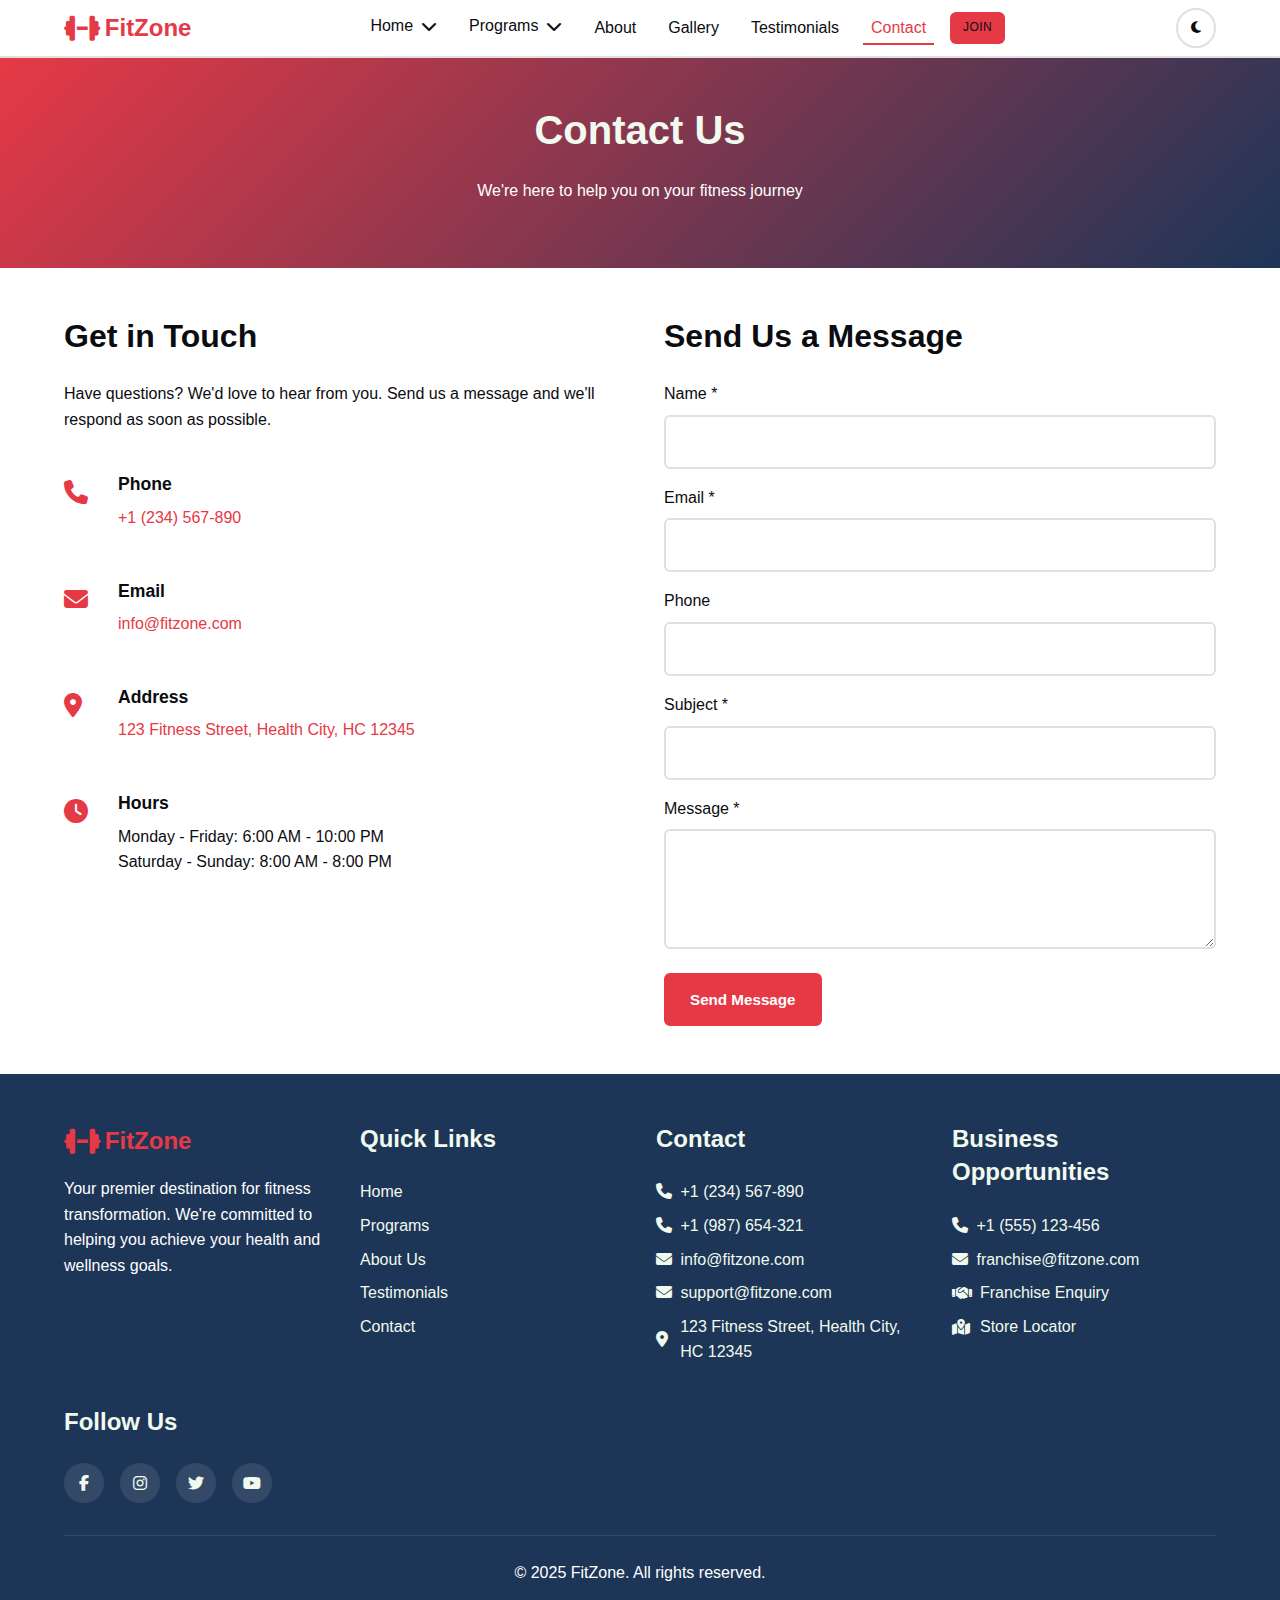
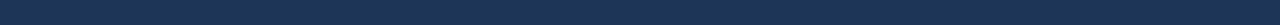
<file: contact.html>
<!DOCTYPE html>
<html lang="en">
<head>
    <meta charset="UTF-8">
    <meta name="viewport" content="width=device-width, initial-scale=1.0">
    <title>Contact Us - FitZone</title>
    <link rel="icon" type="image/svg+xml" href="favicon.svg">
    <link rel="icon" type="image/x-icon" href="favicon.ico">
    <link rel="stylesheet" href="css/style.css">
    <link rel="stylesheet" href="https://cdnjs.cloudflare.com/ajax/libs/font-awesome/6.4.0/css/all.min.css">
</head>
<body>
    <!-- Header -->
    <header class="main-header">
        <div class="container">
            <div class="header-content">
                <a href="index.html" class="logo">
                    <i class="fas fa-dumbbell"></i>
                    <span>FitZone</span>
                </a>
                <nav class="main-nav">
                    <ul class="nav-menu">
                        <li class="dropdown">
                            <a href="index.html">Home <i class="fas fa-chevron-down"></i></a>
                            <ul class="dropdown-menu">
                                <li><a href="index.html">Home</a></li>
                                <li><a href="index2.html">Home 2</a></li>
                            </ul>
                        </li>
                        <li class="dropdown">
                            <a href="programs.html">Programs <i class="fas fa-chevron-down"></i></a>
                            <ul class="dropdown-menu">
                                <li><a href="muscle-gain.html">Muscle Gain</a></li>
                                <li><a href="weight-loss.html">Weight Loss</a></li>
                                <li><a href="wellness.html">Wellness</a></li>
                            </ul>
                        </li>
                        <li><a href="about.html">About</a></li>
                        <li><a href="gallery.html">Gallery</a></li>
                        <li><a href="testimonials.html">Testimonials</a></li>
                        <li><a href="contact.html" class="active">Contact</a></li>
                        <li class="nav-join-btn"><a href="register.html" class="btn btn-primary join-btn">Join</a></li>
                    </ul>
                </nav>
                <div class="header-actions">
                    <button class="theme-toggle" id="themeToggle" aria-label="Toggle theme">
                        <i class="fas fa-moon"></i>
                    </button>
                </div>
                <button class="mobile-menu-toggle" id="mobileMenuToggle">
                    <i class="fas fa-bars"></i>
                </button>
            </div>
        </div>
    </header>

    <!-- Page Header -->
    <section class="page-header">
        <div class="container">
            <h1>Contact Us</h1>
            <p style="color: #FFFFFF;">We're here to help you on your fitness journey</p>
        </div>
    </section>

    <!-- Contact Content -->
    <section class="content-section">
        <div class="container">
            <div class="contact-wrapper">
                <div class="contact-info-section">
                    <h2>Get in Touch</h2>
                    <p>Have questions? We'd love to hear from you. Send us a message and we'll respond as soon as possible.</p>
                    
                    <div class="contact-details">
                        <div class="contact-item">
                            <i class="fas fa-phone"></i>
                            <div>
                                <h3>Phone</h3>
                                <a href="tel:+1234567890">+1 (234) 567-890</a>
                            </div>
                        </div>
                        <div class="contact-item">
                            <i class="fas fa-envelope"></i>
                            <div>
                                <h3>Email</h3>
                                <a href="mailto:info@fitzone.com">info@fitzone.com</a>
                            </div>
                        </div>
                        <div class="contact-item">
                            <i class="fas fa-map-marker-alt"></i>
                            <div>
                                <h3>Address</h3>
                                <a href="https://maps.google.com" target="_blank" rel="noopener noreferrer">123 Fitness Street, Health City, HC 12345</a>
                            </div>
                        </div>
                        <div class="contact-item">
                            <i class="fas fa-clock"></i>
                            <div>
                                <h3>Hours</h3>
                                <p>Monday - Friday: 6:00 AM - 10:00 PM<br>Saturday - Sunday: 8:00 AM - 8:00 PM</p>
                            </div>
                        </div>
                    </div>
                </div>
                
                <div class="contact-form-section">
                    <h2>Send Us a Message</h2>
                    <form id="contactForm" method="POST" action="#">
                        <div class="form-group">
                            <label for="name">Name *</label>
                            <input type="text" id="name" name="name" required>
                        </div>
                        <div class="form-group">
                            <label for="email">Email *</label>
                            <input type="email" id="email" name="email" required>
                        </div>
                        <div class="form-group">
                            <label for="phone">Phone</label>
                            <input type="tel" id="phone" name="phone">
                        </div>
                        <div class="form-group">
                            <label for="subject">Subject *</label>
                            <input type="text" id="subject" name="subject" required>
                        </div>
                        <div class="form-group">
                            <label for="message">Message *</label>
                            <textarea id="message" name="message" required></textarea>
                        </div>
                        <button type="submit" class="btn btn-primary btn-large">Send Message</button>
                    </form>
                </div>
            </div>
        </div>
    </section>

    <!-- Footer -->
    <footer class="main-footer">
        <div class="container">
            <div class="footer-content">
                <div class="footer-section">
                    <a href="index.html" class="logo">
                        <i class="fas fa-dumbbell"></i>
                        <span>FitZone</span>
                    </a>
                    <p style="margin-top: 1rem; color: #FFFFFF;">Your premier destination for fitness transformation. We're committed to helping you achieve your health and wellness goals.</p>
                </div>
                <div class="footer-section">
                    <h3>Quick Links</h3>
                    <ul>
                        <li><a href="index.html">Home</a></li>
                        <li><a href="programs.html">Programs</a></li>
                        <li><a href="about.html">About Us</a></li>
                        <li><a href="testimonials.html">Testimonials</a></li>
                        <li><a href="contact.html">Contact</a></li>
                    </ul>
                </div>
                <div class="footer-section">
                    <h3>Contact</h3>
                    <ul class="contact-info">
                        <li><a href="tel:+1234567890"><i class="fas fa-phone"></i> +1 (234) 567-890</a></li>
                        <li><a href="tel:+1987654321"><i class="fas fa-phone"></i> +1 (987) 654-321</a></li>
                        <li><a href="mailto:info@fitzone.com"><i class="fas fa-envelope"></i> info@fitzone.com</a></li>
                        <li><a href="mailto:support@fitzone.com"><i class="fas fa-envelope"></i> support@fitzone.com</a></li>
                        <li><i class="fas fa-map-marker-alt"></i> 123 Fitness Street, Health City, HC 12345</li>
                    </ul>
                </div>
                <div class="footer-section">
                    <h3>Business Opportunities</h3>
                    <ul class="contact-info">
                        <li><a href="tel:+1555123456"><i class="fas fa-phone"></i> +1 (555) 123-456</a></li>
                        <li><a href="mailto:franchise@fitzone.com"><i class="fas fa-envelope"></i> franchise@fitzone.com</a></li>
                        <li><a href="contact.html#franchise" class="franchise-link"><i class="fas fa-handshake"></i> Franchise Enquiry</a></li>
                        <li><a href="contact.html#store" class="store-link"><i class="fas fa-map-marked-alt"></i> Store Locator</a></li>
                    </ul>
                </div>
                <div class="footer-section">
                    <h3>Follow Us</h3>
                    <div class="social-icons">
                        <a href="https://facebook.com" target="_blank" rel="noopener noreferrer" aria-label="Facebook">
                            <i class="fab fa-facebook-f"></i>
                        </a>
                        <a href="https://instagram.com" target="_blank" rel="noopener noreferrer" aria-label="Instagram">
                            <i class="fab fa-instagram"></i>
                        </a>
                        <a href="https://twitter.com" target="_blank" rel="noopener noreferrer" aria-label="Twitter">
                            <i class="fab fa-twitter"></i>
                        </a>
                        <a href="https://youtube.com" target="_blank" rel="noopener noreferrer" aria-label="YouTube">
                            <i class="fab fa-youtube"></i>
                        </a>
                    </div>
                </div>
            </div>
            <div class="footer-bottom">
                <p style="color: #FFFFFF;">&copy; 2025 FitZone. All rights reserved.</p>
            </div>
        </div>
    </footer>

    <script src="https://code.jquery.com/jquery-3.7.1.min.js"></script>
    <script src="js/main.js"></script>
</body>
</html>
</file>
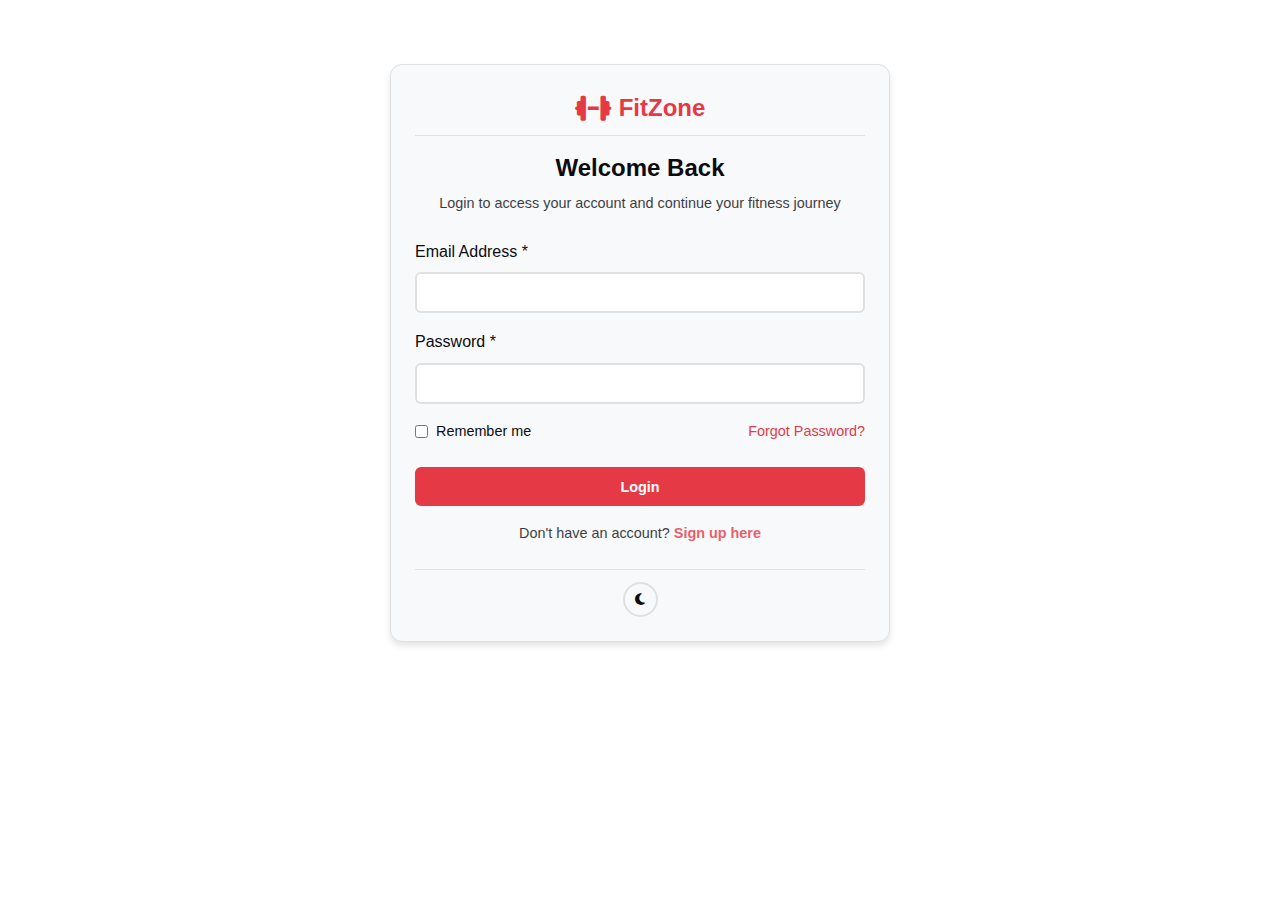
<file: login.html>
<!DOCTYPE html>
<html lang="en">
<head>
    <meta charset="UTF-8">
    <meta name="viewport" content="width=device-width, initial-scale=1.0">
    <title>Login - FitZone</title>
    <link rel="icon" type="image/svg+xml" href="favicon.svg">
    <link rel="icon" type="image/x-icon" href="favicon.ico">
    <link rel="stylesheet" href="css/style.css">
    <link rel="stylesheet" href="https://cdnjs.cloudflare.com/ajax/libs/font-awesome/6.4.0/css/all.min.css">
</head>
<body>
    <!-- Login Section -->
    <section class="content-section">
        <div class="container">
            <div class="auth-container">
                <div class="auth-card">
                    <div class="auth-card-header">
                        <a href="index.html" class="auth-logo">
                            <i class="fas fa-dumbbell"></i>
                            <span>FitZone</span>
                        </a>
                    </div>
                    <h2>Welcome Back</h2>
                    <p>Login to access your account and continue your fitness journey</p>
                    
                    <form id="loginForm" method="POST" action="#">
                        <div class="form-group">
                            <label for="loginEmail">Email Address *</label>
                            <input type="email" id="loginEmail" name="email" required>
                        </div>
                        <div class="form-group">
                            <label for="loginPassword">Password *</label>
                            <input type="password" id="loginPassword" name="password" required>
                        </div>
                        <div class="form-options">
                            <label class="checkbox-label">
                                <input type="checkbox" name="remember">
                                <span>Remember me</span>
                            </label>
                            <a href="#" class="forgot-password">Forgot Password?</a>
                        </div>
                        <button type="submit" class="btn btn-primary btn-large" style="width: 100%;">Login</button>
                    </form>
                    
                    <p class="auth-footer">
                        Don't have an account? <a href="register.html">Sign up here</a>
                    </p>
                    <div style="text-align: center; margin-top: 0.75rem; padding-top: 0.75rem; border-top: 1px solid var(--border-color);">
                        <button class="theme-toggle" id="themeToggle" aria-label="Toggle theme">
                            <i class="fas fa-moon"></i>
                        </button>
                    </div>
                </div>
            </div>
        </div>
    </section>

    <script src="https://code.jquery.com/jquery-3.7.1.min.js"></script>
    <script src="js/main.js"></script>
</body>
</html>
</file>
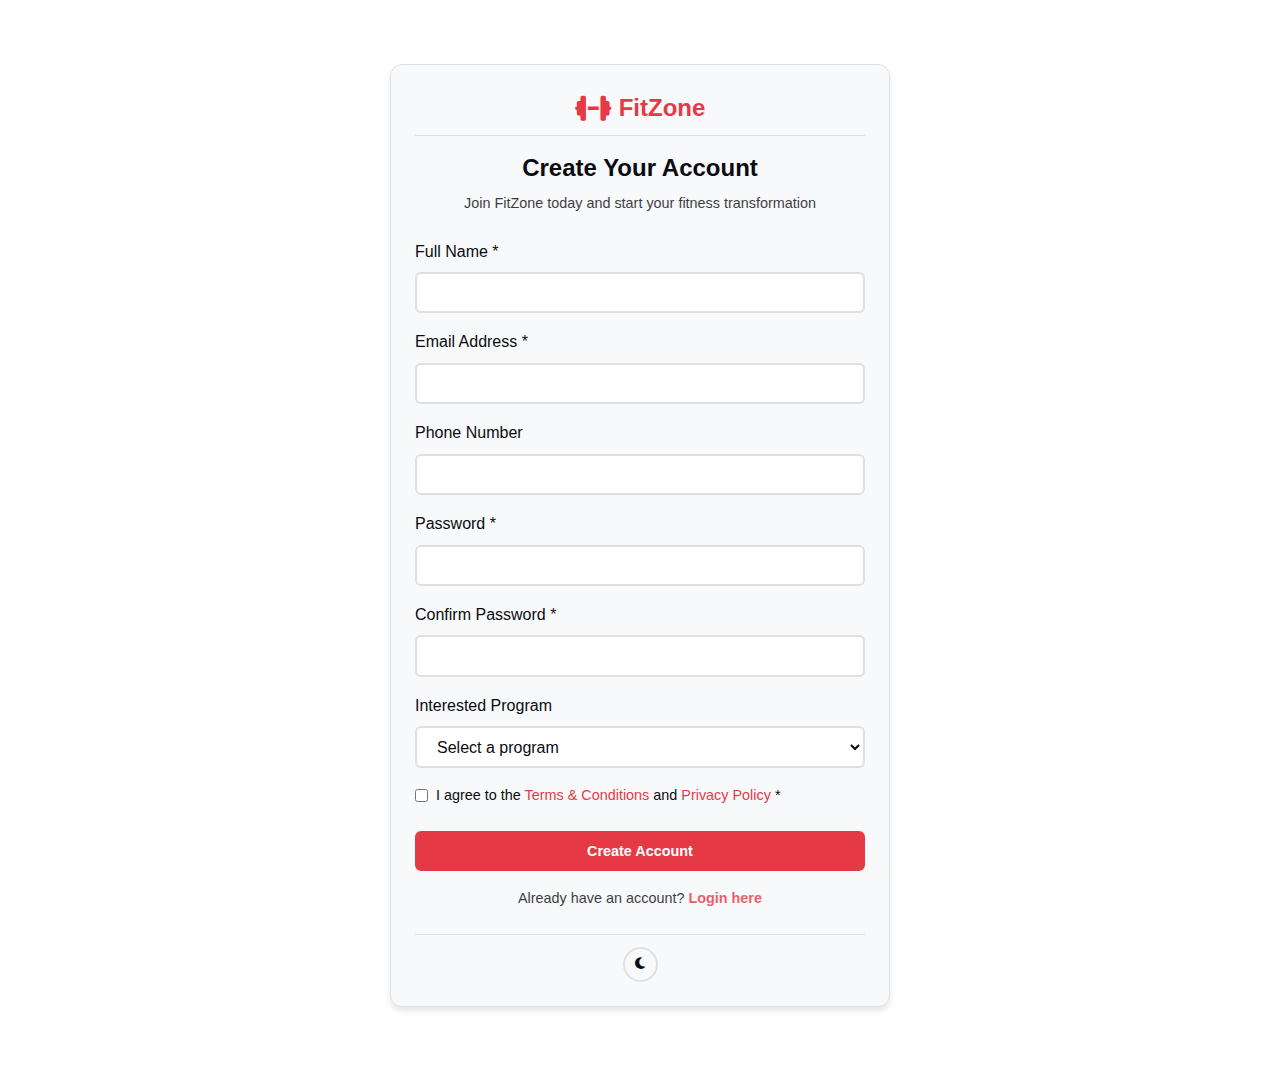
<file: register.html>
<!DOCTYPE html>
<html lang="en">
<head>
    <meta charset="UTF-8">
    <meta name="viewport" content="width=device-width, initial-scale=1.0">
    <title>Register - FitZone</title>
    <link rel="icon" type="image/svg+xml" href="favicon.svg">
    <link rel="icon" type="image/x-icon" href="favicon.ico">
    <link rel="stylesheet" href="css/style.css">
    <link rel="stylesheet" href="https://cdnjs.cloudflare.com/ajax/libs/font-awesome/6.4.0/css/all.min.css">
</head>
<body>
    <!-- Register Section -->
    <section class="content-section">
        <div class="container">
            <div class="auth-container">
                <div class="auth-card">
                    <div class="auth-card-header">
                        <a href="index.html" class="auth-logo">
                            <i class="fas fa-dumbbell"></i>
                            <span>FitZone</span>
                        </a>
                    </div>
                    <h2>Create Your Account</h2>
                    <p>Join FitZone today and start your fitness transformation</p>
                    
                    <form id="registerForm" method="POST" action="#">
                        <div class="form-group">
                            <label for="registerName">Full Name *</label>
                            <input type="text" id="registerName" name="name" required>
                        </div>
                        <div class="form-group">
                            <label for="registerEmail">Email Address *</label>
                            <input type="email" id="registerEmail" name="email" required>
                        </div>
                        <div class="form-group">
                            <label for="registerPhone">Phone Number</label>
                            <input type="tel" id="registerPhone" name="phone">
                        </div>
                        <div class="form-group">
                            <label for="registerPassword">Password *</label>
                            <input type="password" id="registerPassword" name="password" required>
                        </div>
                        <div class="form-group">
                            <label for="registerConfirmPassword">Confirm Password *</label>
                            <input type="password" id="registerConfirmPassword" name="confirmPassword" required>
                        </div>
                        <div class="form-group">
                            <label for="registerProgram">Interested Program</label>
                            <select id="registerProgram" name="program">
                                <option value="">Select a program</option>
                                <option value="muscle-gain">Muscle Gain</option>
                                <option value="weight-loss">Weight Loss</option>
                                <option value="wellness">Wellness</option>
                            </select>
                        </div>
                        <div class="form-options">
                            <label class="checkbox-label">
                                <input type="checkbox" name="terms" required>
                                <span>I agree to the <a href="#">Terms & Conditions</a> and <a href="#">Privacy Policy</a> *</span>
                            </label>
                        </div>
                        <button type="submit" class="btn btn-primary btn-large" style="width: 100%;">Create Account</button>
                    </form>
                    
                    <p class="auth-footer">
                        Already have an account? <a href="login.html">Login here</a>
                    </p>
                    <div style="text-align: center; margin-top: 0.75rem; padding-top: 0.75rem; border-top: 1px solid var(--border-color);">
                        <button class="theme-toggle" id="themeToggle" aria-label="Toggle theme">
                            <i class="fas fa-moon"></i>
                        </button>
                    </div>
                </div>
            </div>
        </div>
    </section>

    <script src="https://code.jquery.com/jquery-3.7.1.min.js"></script>
    <script src="js/main.js"></script>
</body>
</html>
</file>
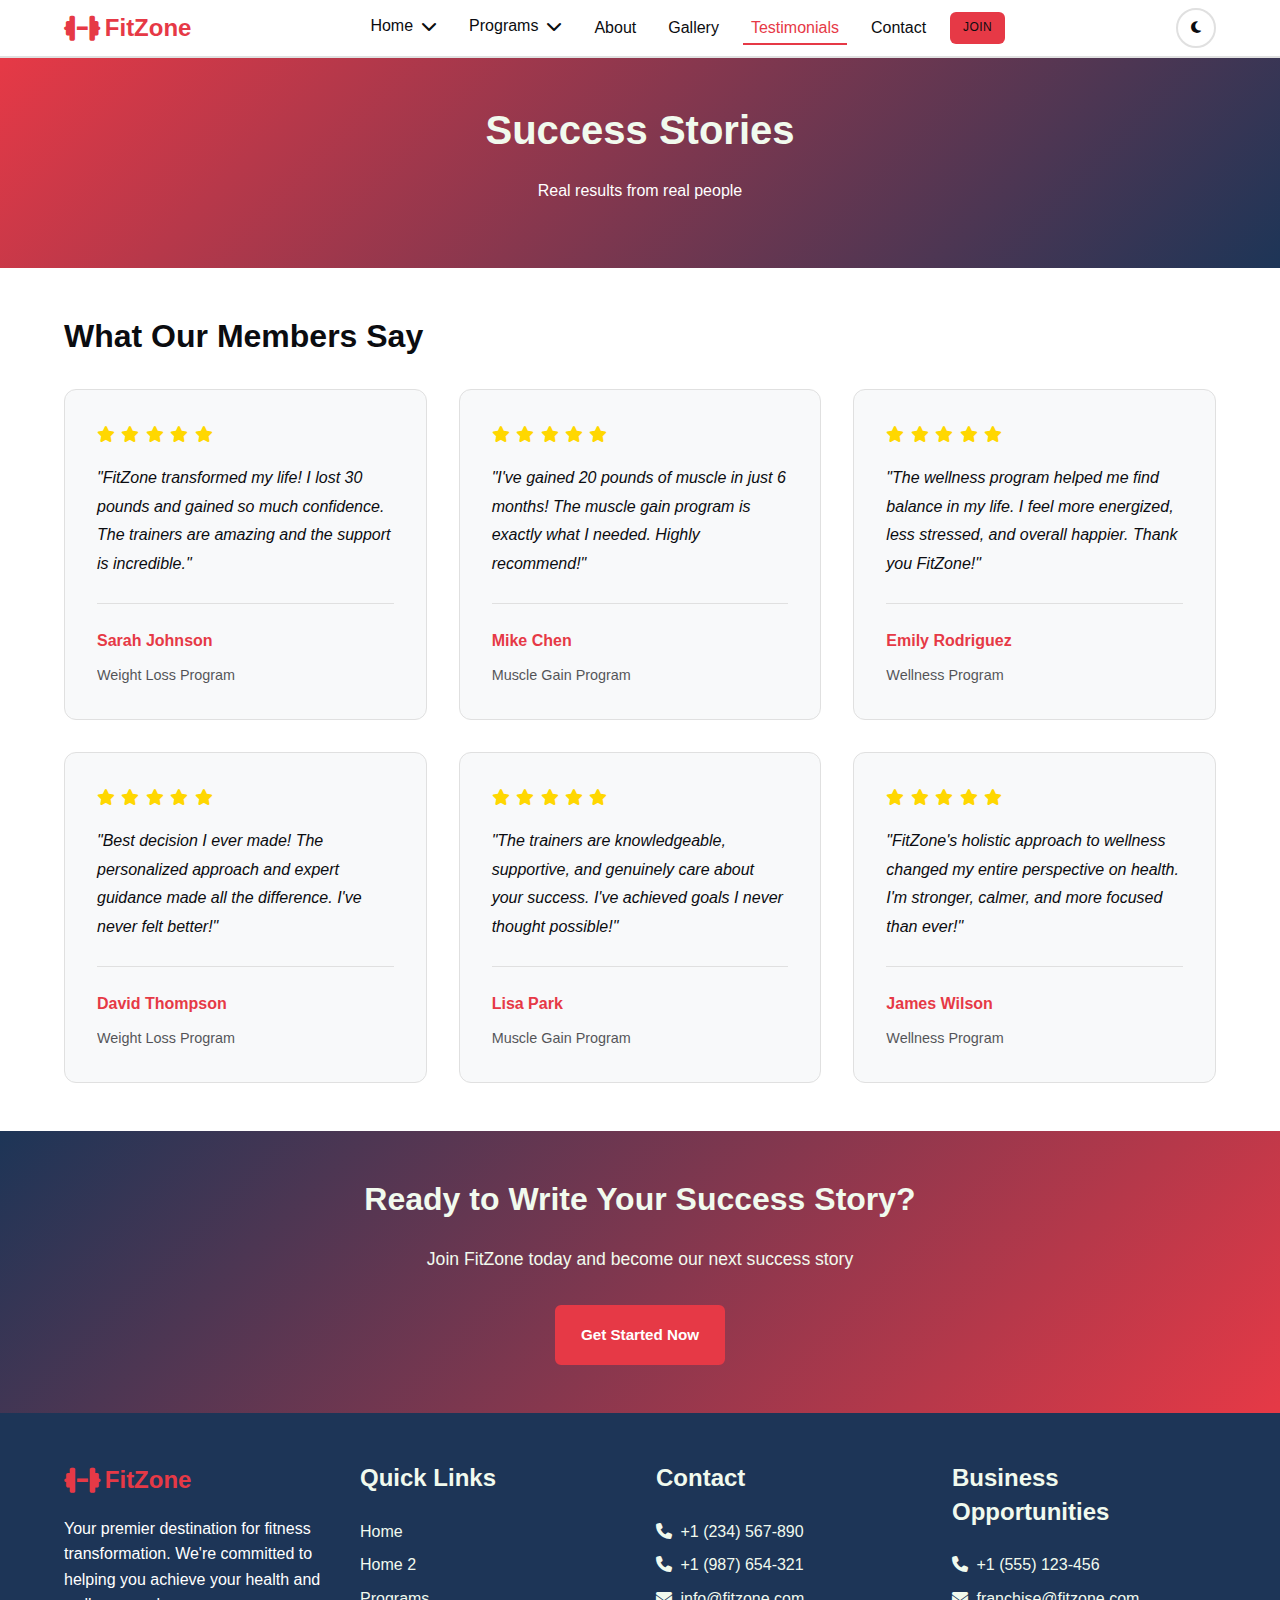
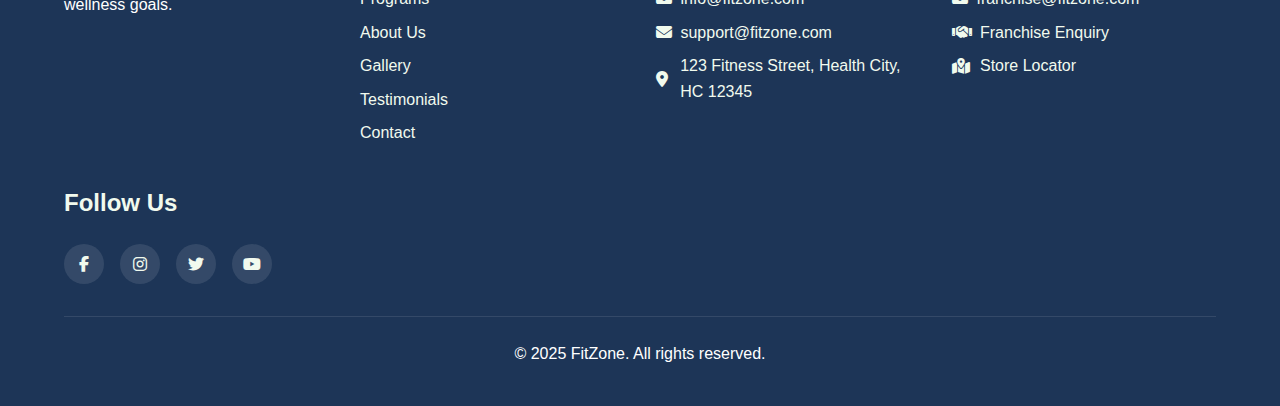
<file: testimonials.html>
<!DOCTYPE html>
<html lang="en">
<head>
    <meta charset="UTF-8">
    <meta name="viewport" content="width=device-width, initial-scale=1.0">
    <title>Testimonials - FitZone</title>
    <link rel="icon" type="image/svg+xml" href="favicon.svg">
    <link rel="icon" type="image/x-icon" href="favicon.ico">
    <link rel="stylesheet" href="css/style.css">
    <link rel="stylesheet" href="https://cdnjs.cloudflare.com/ajax/libs/font-awesome/6.4.0/css/all.min.css">
</head>
<body>
    <!-- Header -->
    <header class="main-header">
        <div class="container">
            <div class="header-content">
                <a href="index.html" class="logo">
                    <i class="fas fa-dumbbell"></i>
                    <span>FitZone</span>
                </a>
                <nav class="main-nav">
                    <ul class="nav-menu">
                        <li class="dropdown">
                            <a href="index.html">Home <i class="fas fa-chevron-down"></i></a>
                            <ul class="dropdown-menu">
                                <li><a href="index.html">Home</a></li>
                                <li><a href="index2.html">Home 2</a></li>
                            </ul>
                        </li>
                        <li class="dropdown">
                            <a href="programs.html">Programs <i class="fas fa-chevron-down"></i></a>
                            <ul class="dropdown-menu">
                                <li><a href="muscle-gain.html">Muscle Gain</a></li>
                                <li><a href="weight-loss.html">Weight Loss</a></li>
                                <li><a href="wellness.html">Wellness</a></li>
                            </ul>
                        </li>
                        <li><a href="about.html">About</a></li>
                        <li><a href="gallery.html">Gallery</a></li>
                        <li><a href="testimonials.html" class="active">Testimonials</a></li>
                        <li><a href="contact.html">Contact</a></li>
                        <li class="nav-join-btn"><a href="register.html" class="btn btn-primary join-btn">Join</a></li>
                    </ul>
                </nav>
                <div class="header-actions">
                    <button class="theme-toggle" id="themeToggle" aria-label="Toggle theme">
                        <i class="fas fa-moon"></i>
                    </button>
                </div>
                <button class="mobile-menu-toggle" id="mobileMenuToggle">
                    <i class="fas fa-bars"></i>
                </button>
            </div>
        </div>
    </header>

    <!-- Page Header -->
    <section class="page-header">
        <div class="container">
            <h1>Success Stories</h1>
            <p style="color: #FFFFFF;">Real results from real people</p>
        </div>
    </section>

    <!-- Testimonials Content -->
    <section class="content-section">
        <div class="container">
            <h2>What Our Members Say</h2>
            <div class="testimonials-grid">
                <div class="testimonial-card">
                    <div class="testimonial-content">
                        <div class="stars">
                            <i class="fas fa-star"></i>
                            <i class="fas fa-star"></i>
                            <i class="fas fa-star"></i>
                            <i class="fas fa-star"></i>
                            <i class="fas fa-star"></i>
                        </div>
                        <p>"FitZone transformed my life! I lost 30 pounds and gained so much confidence. The trainers are amazing and the support is incredible."</p>
                    </div>
                    <div class="testimonial-author">
                        <strong>Sarah Johnson</strong>
                        <span>Weight Loss Program</span>
                    </div>
                </div>
                
                <div class="testimonial-card">
                    <div class="testimonial-content">
                        <div class="stars">
                            <i class="fas fa-star"></i>
                            <i class="fas fa-star"></i>
                            <i class="fas fa-star"></i>
                            <i class="fas fa-star"></i>
                            <i class="fas fa-star"></i>
                        </div>
                        <p>"I've gained 20 pounds of muscle in just 6 months! The muscle gain program is exactly what I needed. Highly recommend!"</p>
                    </div>
                    <div class="testimonial-author">
                        <strong>Mike Chen</strong>
                        <span>Muscle Gain Program</span>
                    </div>
                </div>
                
                <div class="testimonial-card">
                    <div class="testimonial-content">
                        <div class="stars">
                            <i class="fas fa-star"></i>
                            <i class="fas fa-star"></i>
                            <i class="fas fa-star"></i>
                            <i class="fas fa-star"></i>
                            <i class="fas fa-star"></i>
                        </div>
                        <p>"The wellness program helped me find balance in my life. I feel more energized, less stressed, and overall happier. Thank you FitZone!"</p>
                    </div>
                    <div class="testimonial-author">
                        <strong>Emily Rodriguez</strong>
                        <span>Wellness Program</span>
                    </div>
                </div>
                
                <div class="testimonial-card">
                    <div class="testimonial-content">
                        <div class="stars">
                            <i class="fas fa-star"></i>
                            <i class="fas fa-star"></i>
                            <i class="fas fa-star"></i>
                            <i class="fas fa-star"></i>
                            <i class="fas fa-star"></i>
                        </div>
                        <p>"Best decision I ever made! The personalized approach and expert guidance made all the difference. I've never felt better!"</p>
                    </div>
                    <div class="testimonial-author">
                        <strong>David Thompson</strong>
                        <span>Weight Loss Program</span>
                    </div>
                </div>
                
                <div class="testimonial-card">
                    <div class="testimonial-content">
                        <div class="stars">
                            <i class="fas fa-star"></i>
                            <i class="fas fa-star"></i>
                            <i class="fas fa-star"></i>
                            <i class="fas fa-star"></i>
                            <i class="fas fa-star"></i>
                        </div>
                        <p>"The trainers are knowledgeable, supportive, and genuinely care about your success. I've achieved goals I never thought possible!"</p>
                    </div>
                    <div class="testimonial-author">
                        <strong>Lisa Park</strong>
                        <span>Muscle Gain Program</span>
                    </div>
                </div>
                
                <div class="testimonial-card">
                    <div class="testimonial-content">
                        <div class="stars">
                            <i class="fas fa-star"></i>
                            <i class="fas fa-star"></i>
                            <i class="fas fa-star"></i>
                            <i class="fas fa-star"></i>
                            <i class="fas fa-star"></i>
                        </div>
                        <p>"FitZone's holistic approach to wellness changed my entire perspective on health. I'm stronger, calmer, and more focused than ever!"</p>
                    </div>
                    <div class="testimonial-author">
                        <strong>James Wilson</strong>
                        <span>Wellness Program</span>
                    </div>
                </div>
            </div>
        </div>
    </section>

    <!-- CTA Section -->
    <section class="cta-section">
        <div class="container">
            <div class="cta-content">
                <h2>Ready to Write Your Success Story?</h2>
                <p>Join FitZone today and become our next success story</p>
                <a href="register.html" class="btn btn-primary btn-large">Get Started Now</a>
            </div>
        </div>
    </section>

    <!-- Footer -->
    <footer class="main-footer">
        <div class="container">
            <div class="footer-content">
                <div class="footer-section">
                    <a href="index.html" class="logo">
                        <i class="fas fa-dumbbell"></i>
                        <span>FitZone</span>
                    </a>
                    <p style="margin-top: 1rem; color: #FFFFFF;">Your premier destination for fitness transformation. We're committed to helping you achieve your health and wellness goals.</p>
                </div>
                <div class="footer-section">
                    <h3>Quick Links</h3>
                    <ul>
                        <li><a href="index.html">Home</a></li>
                        <li><a href="index2.html">Home 2</a></li>
                        <li><a href="programs.html">Programs</a></li>
                        <li><a href="about.html">About Us</a></li>
                        <li><a href="gallery.html">Gallery</a></li>
                        <li><a href="testimonials.html">Testimonials</a></li>
                        <li><a href="contact.html">Contact</a></li>
                    </ul>
                </div>
                <div class="footer-section">
                    <h3>Contact</h3>
                    <ul class="contact-info">
                        <li><a href="tel:+1234567890"><i class="fas fa-phone"></i> +1 (234) 567-890</a></li>
                        <li><a href="tel:+1987654321"><i class="fas fa-phone"></i> +1 (987) 654-321</a></li>
                        <li><a href="mailto:info@fitzone.com"><i class="fas fa-envelope"></i> info@fitzone.com</a></li>
                        <li><a href="mailto:support@fitzone.com"><i class="fas fa-envelope"></i> support@fitzone.com</a></li>
                        <li><i class="fas fa-map-marker-alt"></i> 123 Fitness Street, Health City, HC 12345</li>
                    </ul>
                </div>
                <div class="footer-section">
                    <h3>Business Opportunities</h3>
                    <ul class="contact-info">
                        <li><a href="tel:+1555123456"><i class="fas fa-phone"></i> +1 (555) 123-456</a></li>
                        <li><a href="mailto:franchise@fitzone.com"><i class="fas fa-envelope"></i> franchise@fitzone.com</a></li>
                        <li><a href="contact.html#franchise" class="franchise-link"><i class="fas fa-handshake"></i> Franchise Enquiry</a></li>
                        <li><a href="contact.html#store" class="store-link"><i class="fas fa-map-marked-alt"></i> Store Locator</a></li>
                    </ul>
                </div>
                <div class="footer-section">
                    <h3>Follow Us</h3>
                    <div class="social-icons">
                        <a href="https://facebook.com" target="_blank" rel="noopener noreferrer" aria-label="Facebook">
                            <i class="fab fa-facebook-f"></i>
                        </a>
                        <a href="https://instagram.com" target="_blank" rel="noopener noreferrer" aria-label="Instagram">
                            <i class="fab fa-instagram"></i>
                        </a>
                        <a href="https://twitter.com" target="_blank" rel="noopener noreferrer" aria-label="Twitter">
                            <i class="fab fa-twitter"></i>
                        </a>
                        <a href="https://youtube.com" target="_blank" rel="noopener noreferrer" aria-label="YouTube">
                            <i class="fab fa-youtube"></i>
                        </a>
                    </div>
                </div>
            </div>
            <div class="footer-bottom">
                <p style="color: #FFFFFF;">&copy; 2025 FitZone. All rights reserved.</p>
            </div>
        </div>
    </footer>

    <script src="https://code.jquery.com/jquery-3.7.1.min.js"></script>
    <script src="js/main.js"></script>
</body>
</html>
</file>
<file: css/style.css>
/* ===== CSS Variables ===== */
:root {
    /* Light Mode Colors */
    --primary-color: #E63946;
    --secondary-color: #1D3557;
    --accent-color: #F1FAEE;
    --bg-color: #FFFFFF;
    --text-color: #0B0C10;
    --card-bg: #F8F9FA;
    --border-color: #E0E0E0;
    
    /* Dark Mode Colors */
    --primary-color-dark: #E63946;
    --secondary-color-dark: #1D3557;
    --accent-color-dark: #F1FAEE;
    --bg-color-dark: #0B0C10;
    --text-color-dark: #FFFFFF;
    --card-bg-dark: #1A1B1E;
    --border-color-dark: #2A2B2E;
    
    /* Spacing */
    --spacing-xs: 0.5rem;
    --spacing-sm: 1rem;
    --spacing-md: 1.5rem;
    --spacing-lg: 2rem;
    --spacing-xl: 3rem;
    
    /* Typography */
    --font-primary: 'Segoe UI', Tahoma, Geneva, Verdana, sans-serif;
    --font-size-base: 16px;
    --line-height-base: 1.6;
    
    /* Transitions */
    --transition: all 0.3s ease;
}

/* ===== Dark Mode ===== */
body.dark-mode {
    --bg-color: var(--bg-color-dark);
    --text-color: var(--text-color-dark);
    --card-bg: var(--card-bg-dark);
    --border-color: var(--border-color-dark);
}

/* ===== Reset & Base Styles ===== */
* {
    margin: 0;
    padding: 0;
    box-sizing: border-box;
}

body {
    font-family: var(--font-primary);
    font-size: var(--font-size-base);
    line-height: var(--line-height-base);
    color: var(--text-color);
    background-color: var(--bg-color);
    transition: background-color 0.3s ease, color 0.3s ease;
}

.container {
    max-width: 1200px;
    margin: 0 auto;
    padding: 0 var(--spacing-md);
}

/* ===== Typography ===== */
h1 {
    font-size: 2.5rem;
    font-weight: 700;
    line-height: 1.2;
    margin-bottom: var(--spacing-md);
    color: var(--text-color);
}

h2 {
    font-size: 2rem;
    font-weight: 600;
    line-height: 1.3;
    margin-bottom: var(--spacing-lg);
    text-align: center;
    color: var(--text-color);
}

h3 {
    font-size: 1.5rem;
    font-weight: 600;
    line-height: 1.4;
    margin-bottom: var(--spacing-sm);
    text-align: center;
    color: var(--text-color);
}

p {
    margin-bottom: var(--spacing-sm);
    color: var(--text-color);
}

/* ===== Header ===== */
.main-header {
    background-color: var(--bg-color);
    border-bottom: 2px solid var(--border-color);
    position: sticky;
    top: 0;
    z-index: 1000;
    padding: 0.5rem 0;
}

.header-content {
    display: flex;
    justify-content: space-between;
    align-items: center;
    gap: var(--spacing-sm);
}

.logo {
    display: flex;
    align-items: center;
    gap: 0.3rem;
    text-decoration: none;
    color: var(--primary-color);
    font-size: 1.5rem;
    font-weight: 700;
    transition: var(--transition);
}

.logo:hover {
    color: var(--secondary-color);
    transform: scale(1.05);
}

.logo i {
    font-size: 1.8rem;
}

.main-nav {
    flex: 1;
    display: flex;
    justify-content: center;
}

.nav-menu {
    display: flex;
    list-style: none;
    gap: var(--spacing-sm);
    align-items: center;
}

.nav-menu > li > a {
    text-decoration: none;
    color: var(--text-color);
    font-weight: 500;
    padding: 0.3rem 0.5rem;
    padding-bottom: calc(0.3rem + 2px);
    transition: var(--transition);
    position: relative;
    border-bottom: 2px solid transparent;
}

.nav-menu > li > a:hover,
.nav-menu > li > a.active {
    color: var(--primary-color);
}

.nav-menu > li > a.active {
    border-bottom-color: var(--primary-color);
}

/* Join button in navigation menu */
.nav-join-btn {
    margin-left: auto;
}

.nav-join-btn .join-btn {
    padding: 0.4rem 0.8rem;
    font-size: 0.75rem;
    text-decoration: none;
    border: none;
}

.nav-menu > li.nav-join-btn > a {
    border-bottom: none;
    padding: 0.4rem 0.8rem;
}

.nav-menu > li.nav-join-btn > a:hover {
    border-bottom: none;
    transform: translateY(-2px);
}

/* Dropdown parent active state when child is active */
.dropdown .dropdown-menu li a.active {
    background-color: var(--primary-color);
    color: #FFFFFF;
    font-weight: 600;
}

.dropdown:hover > a,
.dropdown .dropdown-menu li a.active ~ * {
    color: var(--primary-color);
}

/* Dropdown Menu */
.dropdown {
    position: relative;
}

.dropdown > a {
    display: flex;
    align-items: center;
    gap: var(--spacing-xs);
}

.dropdown-menu {
    position: absolute;
    top: 100%;
    left: 0;
    background-color: var(--card-bg);
    border: 1px solid var(--border-color);
    border-radius: 8px;
    list-style: none;
    min-width: 200px;
    padding: var(--spacing-xs) 0;
    margin-top: var(--spacing-xs);
    opacity: 0;
    visibility: hidden;
    transform: translateY(-10px);
    transition: var(--transition);
    box-shadow: 0 4px 6px rgba(0, 0, 0, 0.1);
}

.dropdown:hover .dropdown-menu {
    opacity: 1;
    visibility: visible;
    transform: translateY(0);
}

.dropdown-menu li a {
    display: block;
    padding: var(--spacing-sm) var(--spacing-md);
    color: var(--text-color);
    text-decoration: none;
    transition: var(--transition);
}

.dropdown-menu li a.active {
    background-color: var(--primary-color);
    color: #FFFFFF;
}

.dropdown-menu li a:hover {
    background-color: var(--primary-color);
    color: #FFFFFF;
}

.header-actions {
    display: flex;
    align-items: center;
    gap: 0.5rem;
}

.theme-toggle {
    background: none;
    border: 2px solid var(--border-color);
    color: var(--text-color);
    width: 40px;
    height: 40px;
    border-radius: 50%;
    cursor: pointer;
    display: flex;
    align-items: center;
    justify-content: center;
    transition: var(--transition);
}

.theme-toggle:hover {
    background-color: var(--primary-color);
    border-color: var(--primary-color);
    color: var(--accent-color);
    transform: scale(1.1);
}

.mobile-menu-toggle {
    display: none;
    background: none;
    border: none;
    color: var(--text-color);
    font-size: 1.5rem;
    cursor: pointer;
}

/* ===== Buttons ===== */
.btn {
    display: inline-block;
    padding: var(--spacing-xs) var(--spacing-sm);
    text-decoration: none;
    border-radius: 6px;
    font-weight: 600;
    text-align: center;
    transition: var(--transition);
    border: 2px solid transparent;
    cursor: pointer;
    font-size: 0.9rem;
}

.btn-primary {
    background-color: var(--primary-color);
    color: #FFFFFF;
    border-color: var(--primary-color);
}

.btn-primary:hover {
    background-color: var(--secondary-color);
    border-color: var(--secondary-color);
    color: #FFFFFF;
    transform: translateY(-2px);
    box-shadow: 0 4px 12px rgba(230, 57, 70, 0.3);
}

.join-btn {
    font-weight: 700;
    text-transform: uppercase;
    letter-spacing: 0.5px;
    padding: 0.4rem 0.8rem;
    font-size: 0.75rem;
}

.join-btn:hover {
    color: #FFFFFF;
    transform: translateY(-2px) scale(1.05);
    box-shadow: 0 6px 20px rgba(230, 57, 70, 0.4);
}

.btn-outline {
    background-color: transparent;
    color: var(--primary-color);
    border-color: var(--primary-color);
}

.btn-outline:hover {
    background-color: var(--primary-color);
    color: #FFFFFF;
    transform: translateY(-2px);
    box-shadow: 0 4px 12px rgba(230, 57, 70, 0.3);
}

.btn-large {
    padding: var(--spacing-sm) var(--spacing-md);
    font-size: 0.95rem;
}

.auth-card .btn-large {
    padding: 0.6rem var(--spacing-sm);
    font-size: 0.9rem;
    margin-top: var(--spacing-xs);
}

/* ===== Hero Section ===== */
.hero {
    background: linear-gradient(135deg, var(--primary-color) 0%, var(--secondary-color) 100%);
    color: var(--accent-color);
    padding: var(--spacing-xl) 0;
    text-align: center;
}

.hero-content h1 {
    color: var(--accent-color);
    margin-bottom: var(--spacing-md);
}

.hero-subtitle {
    font-size: 1.2rem;
    margin-bottom: var(--spacing-lg);
    color: var(--accent-color);
}

.hero-cta {
    display: flex;
    gap: var(--spacing-md);
    justify-content: center;
    flex-wrap: wrap;
}

/* ===== Features Section ===== */
.features {
    padding: var(--spacing-xl) 0;
}

.features-grid {
    display: grid;
    grid-template-columns: repeat(auto-fit, minmax(250px, 1fr));
    gap: var(--spacing-lg);
}

.feature-card {
    background-color: var(--card-bg);
    border: 1px solid var(--border-color);
    border-radius: 12px;
    padding: var(--spacing-lg);
    text-align: center;
    transition: var(--transition);
}

.feature-card:hover {
    transform: translateY(-5px);
    box-shadow: 0 8px 20px rgba(0, 0, 0, 0.1);
    border-color: var(--primary-color);
}

.feature-icon {
    width: 80px;
    height: 80px;
    margin: 0 auto var(--spacing-md);
    background: linear-gradient(135deg, var(--primary-color), var(--secondary-color));
    border-radius: 50%;
    display: flex;
    align-items: center;
    justify-content: center;
    color: var(--accent-color);
    font-size: 2rem;
}

/* ===== Programs Preview ===== */
.programs-preview {
    padding: var(--spacing-xl) 0;
    background-color: var(--card-bg);
}

.programs-grid {
    display: grid;
    grid-template-columns: repeat(auto-fit, minmax(300px, 1fr));
    gap: var(--spacing-lg);
}

.program-card {
    background-color: var(--bg-color);
    border-radius: 12px;
    overflow: hidden;
    box-shadow: 0 4px 6px rgba(0, 0, 0, 0.1);
    transition: var(--transition);
    display: flex;
    flex-direction: column;
    height: 100%;
}

.program-card:hover {
    transform: translateY(-5px);
    box-shadow: 0 8px 20px rgba(0, 0, 0, 0.15);
}

.program-card img {
    width: 100%;
    height: 250px;
    object-fit: cover;
    display: block;
}

.program-content {
    padding: var(--spacing-lg);
    text-align: center;
    display: flex;
    flex-direction: column;
    flex-grow: 1;
}

.program-content h3 {
    margin-bottom: var(--spacing-sm);
}

.program-content p {
    margin-bottom: var(--spacing-md);
    flex-grow: 1;
}

.program-content ul {
    text-align: left;
    margin: var(--spacing-md) 0;
    padding-left: var(--spacing-lg);
    flex-grow: 1;
}

.program-content .btn {
    margin-top: auto;
    align-self: center;
}

/* ===== CTA Section ===== */
.cta-section {
    padding: var(--spacing-xl) 0;
    background: linear-gradient(135deg, var(--secondary-color) 0%, var(--primary-color) 100%);
    color: var(--accent-color);
    text-align: center;
}

.cta-content h2 {
    color: var(--accent-color);
    margin-bottom: var(--spacing-md);
}

.cta-content p {
    color: var(--accent-color);
    font-size: 1.1rem;
    margin-bottom: var(--spacing-lg);
}

/* ===== Footer ===== */
.main-footer {
    background-color: var(--secondary-color);
    color: var(--accent-color);
    padding: var(--spacing-xl) 0 var(--spacing-md);
}

.footer-content {
    display: grid;
    grid-template-columns: repeat(auto-fit, minmax(250px, 1fr));
    gap: var(--spacing-lg);
    margin-bottom: var(--spacing-lg);
}

.footer-section h3 {
    color: var(--accent-color);
    margin-bottom: var(--spacing-md);
    text-align: left;
}

.footer-section ul {
    list-style: none;
}

.footer-section ul li {
    margin-bottom: var(--spacing-xs);
}

.footer-section ul li a {
    color: var(--accent-color);
    text-decoration: none;
    transition: var(--transition);
}

.footer-section ul li a:hover {
    color: var(--primary-color);
}

.franchise-link,
.store-link {
    display: inline-flex;
    align-items: center;
    gap: var(--spacing-xs);
    transition: var(--transition);
}

.franchise-link:hover,
.store-link:hover {
    color: var(--primary-color);
    transform: translateX(5px);
}

.contact-info li {
    display: flex;
    align-items: center;
    gap: var(--spacing-xs);
}

.contact-info i {
    width: 20px;
}

.social-icons {
    display: flex;
    gap: var(--spacing-sm);
}

.social-icons a {
    width: 40px;
    height: 40px;
    background-color: rgba(255, 255, 255, 0.1);
    border-radius: 50%;
    display: flex;
    align-items: center;
    justify-content: center;
    color: var(--accent-color);
    text-decoration: none;
    transition: var(--transition);
}

.social-icons a:hover {
    background-color: var(--primary-color);
    transform: translateY(-3px) scale(1.1);
}

.social-icons .fa-facebook-f:hover {
    background-color: #1877F2;
}

.social-icons .fa-instagram:hover {
    background: linear-gradient(45deg, #f09433 0%, #e6683c 25%, #dc2743 50%, #cc2366 75%, #bc1888 100%);
}

.social-icons .fa-twitter:hover {
    background-color: #1DA1F2;
}

.social-icons .fa-youtube:hover {
    background-color: #FF0000;
}

.footer-bottom {
    text-align: center;
    padding-top: var(--spacing-md);
    border-top: 1px solid rgba(255, 255, 255, 0.1);
}

/* ===== Form Styles ===== */
.form-group {
    margin-bottom: var(--spacing-sm);
}

.auth-card .form-group {
    margin-bottom: var(--spacing-sm);
}

.form-group label {
    display: block;
    margin-bottom: var(--spacing-xs);
    font-weight: 500;
    color: var(--text-color);
}

.form-group input,
.form-group textarea,
.form-group select {
    width: 100%;
    padding: var(--spacing-sm);
    border: 2px solid var(--border-color);
    border-radius: 6px;
    font-family: var(--font-primary);
    font-size: var(--font-size-base);
    background-color: var(--bg-color);
    color: var(--text-color);
    transition: var(--transition);
}

.auth-card .form-group input,
.auth-card .form-group select {
    padding: 0.6rem var(--spacing-sm);
}

.form-group input:focus,
.form-group textarea:focus,
.form-group select:focus {
    outline: none;
    border-color: var(--primary-color);
    box-shadow: 0 0 0 3px rgba(230, 57, 70, 0.1);
}

.form-group input.error,
.form-group textarea.error,
.form-group select.error {
    border-color: var(--primary-color);
    box-shadow: 0 0 0 3px rgba(230, 57, 70, 0.2);
}

.form-group textarea {
    resize: vertical;
    min-height: 120px;
}

.form-message {
    padding: var(--spacing-sm);
    border-radius: 6px;
    margin-bottom: var(--spacing-md);
    display: none;
}

.form-message.success {
    background-color: #d4edda;
    color: #155724;
    border: 1px solid #c3e6cb;
    display: block;
}

.form-message.error {
    background-color: #f8d7da;
    color: #721c24;
    border: 1px solid #f5c6cb;
    display: block;
}

/* ===== Page Specific Styles ===== */
.page-header {
    background: linear-gradient(135deg, var(--primary-color) 0%, var(--secondary-color) 100%);
    color: var(--accent-color);
    padding: var(--spacing-xl) 0;
    text-align: center;
}

.page-header h1 {
    color: var(--accent-color);
}

.content-section {
    padding: var(--spacing-xl) 0;
}

.content-section .auth-container {
    padding: var(--spacing-sm) 0;
}

.content-section h2 {
    margin-bottom: var(--spacing-lg);
}

/* ===== Responsive Design ===== */
@media (max-width: 768px) {
    .mobile-menu-toggle {
        display: block;
    }
    
    .main-nav {
        display: none;
        position: absolute;
        top: 100%;
        left: 0;
        right: 0;
        background-color: var(--bg-color);
        border-bottom: 2px solid var(--border-color);
        padding: var(--spacing-md);
    }
    
    .main-nav.active {
        display: block;
    }
    
    .nav-menu {
        flex-direction: column;
        gap: var(--spacing-sm);
        align-items: flex-start;
    }
    
    .nav-join-btn {
        margin-left: 0;
        width: 100%;
        margin-top: var(--spacing-xs);
    }
    
    .nav-join-btn .join-btn {
        width: 100%;
        text-align: center;
        display: block;
    }
    
    .dropdown-menu {
        position: static;
        opacity: 1;
        visibility: visible;
        transform: none;
        box-shadow: none;
        border: none;
        margin-left: var(--spacing-md);
    }
    
    .header-actions {
        gap: var(--spacing-xs);
    }
    
    .header-actions .btn {
        padding: var(--spacing-xs) var(--spacing-sm);
        font-size: 0.9rem;
    }
    
    h1 {
        font-size: 2rem;
    }
    
    h2 {
        font-size: 1.75rem;
    }
    
    .hero-cta {
        flex-direction: column;
    }
    
    .features-grid,
    .programs-grid {
        grid-template-columns: 1fr;
    }
}

/* ===== About Page Styles ===== */
.about-content {
    display: grid;
    grid-template-columns: 1fr 1fr;
    gap: var(--spacing-xl);
    align-items: start;
}

.about-text h2 {
    text-align: left;
    margin-top: var(--spacing-lg);
    margin-bottom: var(--spacing-md);
    font-size: 2rem;
    font-weight: 600;
    line-height: 1.3;
}

.about-text h2:first-of-type {
    margin-top: 0;
}

.about-text p {
    text-align: left;
    line-height: 1.6;
    margin-bottom: var(--spacing-md);
}

.content-section h2 {
    text-align: left;
}

.content-section .features h2 {
    text-align: center;
}

.about-image img {
    width: 100%;
    border-radius: 12px;
    box-shadow: 0 4px 6px rgba(0, 0, 0, 0.1);
}

/* ===== Program Detail Styles ===== */
.program-detail {
    display: grid;
    grid-template-columns: 1fr 1fr;
    gap: var(--spacing-xl);
    align-items: start;
}

.program-image {
    width: 100%;
    height: 100%;
    display: flex;
    align-items: center;
}

.program-image img {
    width: 100%;
    height: 400px;
    object-fit: cover;
    border-radius: 12px;
    box-shadow: 0 4px 6px rgba(0, 0, 0, 0.1);
}

.program-info h2,
.program-info h3 {
    text-align: left;
}

.program-info ul {
    margin: var(--spacing-md) 0;
    padding-left: var(--spacing-lg);
}

.program-info ul li {
    margin-bottom: var(--spacing-xs);
}

/* ===== Testimonials Styles ===== */
.testimonials-grid {
    display: grid;
    grid-template-columns: repeat(auto-fit, minmax(300px, 1fr));
    gap: var(--spacing-lg);
}

.testimonial-card {
    background-color: var(--card-bg);
    border: 1px solid var(--border-color);
    border-radius: 12px;
    padding: var(--spacing-lg);
    transition: var(--transition);
}

.testimonial-card:hover {
    transform: translateY(-5px);
    box-shadow: 0 8px 20px rgba(0, 0, 0, 0.1);
    border-color: var(--primary-color);
}

.testimonial-content {
    margin-bottom: var(--spacing-md);
}

.stars {
    color: #FFD700;
    margin-bottom: var(--spacing-sm);
}

.stars i {
    margin-right: 2px;
}

.testimonial-content p {
    font-style: italic;
    line-height: 1.8;
    margin-bottom: 0;
}

.testimonial-author {
    border-top: 1px solid var(--border-color);
    padding-top: var(--spacing-md);
}

.testimonial-author strong {
    display: block;
    color: var(--primary-color);
    margin-bottom: var(--spacing-xs);
}

.testimonial-author span {
    color: var(--text-color);
    opacity: 0.7;
    font-size: 0.9rem;
}

/* ===== Contact Page Styles ===== */
.contact-wrapper {
    display: grid;
    grid-template-columns: 1fr 1fr;
    gap: var(--spacing-xl);
}

.contact-info-section h2 {
    text-align: left;
    margin-bottom: var(--spacing-md);
}

.contact-details {
    margin-top: var(--spacing-lg);
}

.contact-item {
    display: flex;
    gap: var(--spacing-md);
    margin-bottom: var(--spacing-lg);
    align-items: flex-start;
}

.contact-item i {
    font-size: 1.5rem;
    color: var(--primary-color);
    margin-top: var(--spacing-xs);
    min-width: 30px;
}

.contact-item h3 {
    text-align: left;
    margin-bottom: var(--spacing-xs);
    font-size: 1.1rem;
}

.contact-item a {
    color: var(--primary-color);
    text-decoration: none;
    transition: var(--transition);
}

.contact-item a:hover {
    color: var(--secondary-color);
}

.contact-form-section h2 {
    text-align: left;
    margin-bottom: var(--spacing-md);
}

/* ===== Blog Post Styles ===== */
.blog-post {
    max-width: 900px;
    margin: 0 auto;
}

.post-header {
    margin-bottom: var(--spacing-lg);
}

.post-header h2 {
    text-align: left;
    margin-bottom: var(--spacing-md);
}

.post-meta {
    display: flex;
    gap: var(--spacing-lg);
    color: var(--text-color);
    opacity: 0.7;
    font-size: 0.9rem;
}

.post-meta span {
    display: flex;
    align-items: center;
    gap: var(--spacing-xs);
}

.post-image {
    margin-bottom: var(--spacing-lg);
}

.post-image img {
    width: 100%;
    border-radius: 12px;
    box-shadow: 0 4px 6px rgba(0, 0, 0, 0.1);
}

.post-content {
    line-height: 1.8;
}

.post-content h3 {
    text-align: left;
    margin-top: var(--spacing-lg);
    margin-bottom: var(--spacing-md);
}

.post-content p {
    margin-bottom: var(--spacing-md);
}

.post-content ul {
    margin: var(--spacing-md) 0;
    padding-left: var(--spacing-lg);
}

.post-content ul li {
    margin-bottom: var(--spacing-xs);
}

.post-footer {
    display: flex;
    justify-content: space-between;
    align-items: center;
    margin-top: var(--spacing-xl);
    padding-top: var(--spacing-lg);
    border-top: 1px solid var(--border-color);
    flex-wrap: wrap;
    gap: var(--spacing-md);
}

.post-tags {
    display: flex;
    align-items: center;
    gap: var(--spacing-sm);
    flex-wrap: wrap;
}

.post-tags a {
    background-color: var(--card-bg);
    padding: var(--spacing-xs) var(--spacing-sm);
    border-radius: 20px;
    text-decoration: none;
    color: var(--text-color);
    font-size: 0.9rem;
    transition: var(--transition);
}

.post-tags a:hover {
    background-color: var(--primary-color);
    color: var(--accent-color);
}

.post-share {
    display: flex;
    align-items: center;
    gap: var(--spacing-sm);
}

.post-share a {
    width: 40px;
    height: 40px;
    background-color: var(--card-bg);
    border-radius: 50%;
    display: flex;
    align-items: center;
    justify-content: center;
    color: var(--text-color);
    text-decoration: none;
    transition: var(--transition);
}

.post-share a:hover {
    background-color: var(--primary-color);
    color: var(--accent-color);
    transform: translateY(-3px) scale(1.1);
}

/* ===== Auth Pages Styles ===== */
.auth-container {
    display: flex;
    justify-content: center;
    align-items: center;
    min-height: auto;
    padding: var(--spacing-md) 0;
}

.auth-card {
    background-color: var(--card-bg);
    border: 1px solid var(--border-color);
    border-radius: 12px;
    padding: var(--spacing-md);
    max-width: 500px;
    width: 100%;
    box-shadow: 0 4px 6px rgba(0, 0, 0, 0.1);
}

.auth-card-header {
    display: flex;
    justify-content: center;
    align-items: center;
    position: relative;
    margin-bottom: var(--spacing-sm);
    padding-bottom: var(--spacing-xs);
    border-bottom: 1px solid var(--border-color);
}

.auth-logo {
    display: flex;
    align-items: center;
    gap: var(--spacing-xs);
    text-decoration: none;
    color: var(--primary-color);
    font-size: 1.5rem;
    font-weight: 700;
    transition: var(--transition);
}

.auth-logo:hover {
    color: var(--secondary-color);
    transform: scale(1.05);
}

.auth-logo i {
    font-size: 1.8rem;
}

.auth-card .theme-toggle {
    background: none;
    border: 2px solid var(--border-color);
    color: var(--text-color);
    width: 35px;
    height: 35px;
    border-radius: 50%;
    cursor: pointer;
    display: flex;
    align-items: center;
    justify-content: center;
    transition: var(--transition);
    margin: 0 auto;
}

.auth-card .theme-toggle:hover {
    background-color: var(--primary-color);
    border-color: var(--primary-color);
    color: var(--accent-color);
    transform: scale(1.1);
}

.auth-card h2 {
    text-align: center;
    margin-bottom: var(--spacing-xs);
    font-size: 1.5rem;
}

.auth-card > p {
    text-align: center;
    margin-bottom: var(--spacing-md);
    opacity: 0.8;
    font-size: 0.9rem;
}

.form-options {
    display: flex;
    justify-content: space-between;
    align-items: center;
    margin-bottom: var(--spacing-sm);
    flex-wrap: wrap;
    gap: var(--spacing-xs);
}

.checkbox-label {
    display: flex;
    align-items: center;
    gap: var(--spacing-xs);
    cursor: pointer;
    font-size: 0.9rem;
}

.checkbox-label input[type="checkbox"] {
    width: auto;
    cursor: pointer;
}

.checkbox-label a {
    color: var(--primary-color);
    text-decoration: none;
}

.checkbox-label a:hover {
    text-decoration: underline;
}

.forgot-password {
    color: var(--primary-color);
    text-decoration: none;
    font-size: 0.9rem;
    transition: var(--transition);
}

.forgot-password:hover {
    text-decoration: underline;
}

.auth-divider {
    display: flex;
    align-items: center;
    margin: var(--spacing-sm) 0;
    text-align: center;
}

.auth-divider::before,
.auth-divider::after {
    content: '';
    flex: 1;
    height: 1px;
    background-color: var(--border-color);
}

.auth-divider span {
    padding: 0 var(--spacing-md);
    color: var(--text-color);
    opacity: 0.7;
}

.social-login {
    margin-bottom: var(--spacing-sm);
}

.social-login .btn {
    display: flex;
    align-items: center;
    justify-content: center;
    gap: var(--spacing-sm);
}

.auth-footer {
    text-align: center;
    margin-top: var(--spacing-sm);
    font-size: 0.9rem;
}

.auth-footer a {
    color: var(--primary-color);
    text-decoration: none;
    font-weight: 600;
}

.auth-footer a:hover {
    text-decoration: underline;
}

/* ===== Enhanced Hover Effects Throughout Website ===== */

/* Image Hover Effects */
.program-card img,
.about-image img,
.program-image img,
.post-image img {
    transition: var(--transition);
}

.program-card:hover img,
.about-image:hover img,
.program-image:hover img {
    transform: scale(1.05);
    filter: brightness(1.1);
}

.post-image:hover img {
    transform: scale(1.02);
    filter: brightness(1.05);
}

/* Feature Icon Hover */
.feature-icon {
    transition: var(--transition);
}

.feature-card:hover .feature-icon {
    transform: scale(1.1) rotate(5deg);
    box-shadow: 0 8px 20px rgba(230, 57, 70, 0.3);
}

/* Heading Hover Effects */
h2, h3 {
    transition: var(--transition);
}

.feature-card:hover h3,
.program-card:hover h3,
.testimonial-card:hover h3 {
    color: var(--primary-color);
    transform: translateX(5px);
}

/* Link Hover Effects */
a {
    transition: var(--transition);
}

a:not(.btn):not(.logo):not(.social-icons a):hover {
    opacity: 0.8;
}

/* Footer Links Enhanced Hover */
.footer-section ul li a:hover {
    transform: translateX(5px);
    padding-left: var(--spacing-xs);
}

/* Contact Item Hover */
.contact-item {
    transition: var(--transition);
    border-radius: 8px;
    padding: var(--spacing-xs);
    margin-left: calc(var(--spacing-xs) * -1);
}

.contact-item:hover {
    background-color: var(--card-bg);
    transform: translateX(5px);
}

.contact-item:hover i {
    transform: scale(1.2);
    color: var(--primary-color);
}

/* Form Input Hover */
.form-group input:hover,
.form-group textarea:hover,
.form-group select:hover {
    border-color: var(--primary-color);
    box-shadow: 0 0 0 2px rgba(230, 57, 70, 0.1);
}

/* Mobile Menu Toggle Hover */
.mobile-menu-toggle {
    transition: var(--transition);
}

.mobile-menu-toggle:hover {
    color: var(--primary-color);
    transform: scale(1.1);
}

/* Header Actions Button Hover Enhancement */
.header-actions .btn:hover {
    color: #FFFFFF;
    transform: translateY(-2px) scale(1.05);
}

/* CTA Section Button Hover */
.cta-section .btn:hover {
    color: #FFFFFF;
    transform: translateY(-3px) scale(1.05);
    box-shadow: 0 8px 20px rgba(241, 250, 238, 0.3);
}

/* Program Content Paragraph Hover */
.program-content:hover p {
    color: var(--text-color);
}

/* Testimonial Card Content Hover */
.testimonial-card:hover .testimonial-content p {
    color: var(--primary-color);
}

.testimonial-card:hover .stars {
    transform: scale(1.1);
}

/* Blog Post Elements Hover */
.post-header:hover h2 {
    color: var(--primary-color);
}

.post-meta span:hover {
    color: var(--primary-color);
    transform: translateX(3px);
}

.post-content h3:hover {
    color: var(--primary-color);
    transform: translateX(5px);
}

/* Auth Card Hover */
.auth-card {
    transition: var(--transition);
}

.auth-card:hover {
    box-shadow: 0 8px 25px rgba(0, 0, 0, 0.15);
    transform: translateY(-2px);
}

/* Social Login Buttons Hover */
.social-login .btn:hover {
    color: #FFFFFF;
    transform: translateY(-2px);
    box-shadow: 0 4px 12px rgba(0, 0, 0, 0.15);
}

/* Page Header Hover */
.page-header {
    transition: var(--transition);
}

.page-header:hover h1 {
    transform: scale(1.02);
}

/* Hero Section CTA Hover Enhancement */
.hero-cta .btn:hover {
    color: #FFFFFF;
    transform: translateY(-3px) scale(1.05);
}

/* Feature Card Text Hover */
.feature-card:hover p {
    color: var(--text-color);
}

/* Program Card List Item Hover */
.program-content ul li {
    transition: var(--transition);
}

.program-content:hover ul li {
    transform: translateX(5px);
    color: var(--primary-color);
}

/* About Text Hover */
.about-text h2:hover,
.program-info h2:hover,
.program-info h3:hover {
    color: var(--primary-color);
    transform: translateX(5px);
}

/* Contact Form Section Hover */
.contact-form-section:hover {
    transform: translateY(-2px);
}

.contact-info-section:hover {
    transform: translateY(-2px);
}

/* Footer Section Hover */
.footer-section:hover h3 {
    color: var(--primary-color);
    transform: translateX(5px);
}

/* All Images General Hover */
img {
    transition: var(--transition);
}

img:hover {
    opacity: 0.9;
}

/* List Items Hover */
ul li {
    transition: var(--transition);
}

ul li:hover {
    transform: translateX(3px);
}

/* Button Focus States */
.btn:focus {
    outline: 3px solid rgba(230, 57, 70, 0.3);
    outline-offset: 2px;
}

/* Input Focus Enhancement */
input:focus,
textarea:focus,
select:focus {
    transform: scale(1.01);
}

/* Card Hover Shadow Enhancement */
.feature-card:hover,
.program-card:hover,
.testimonial-card:hover,
.auth-card:hover {
    box-shadow: 0 12px 30px rgba(0, 0, 0, 0.15);
}

/* Smooth Transitions for All Interactive Elements */
button,
a,
input,
textarea,
select,
.card,
img {
    transition: var(--transition);
}

/* ===== Gallery Styles ===== */
.gallery-grid {
    display: grid;
    grid-template-columns: repeat(auto-fill, minmax(300px, 1fr));
    gap: var(--spacing-md);
    padding: var(--spacing-lg) 0;
}

@keyframes fadeInUp {
    from {
        opacity: 0;
        transform: translateY(30px);
    }
    to {
        opacity: 1;
        transform: translateY(0);
    }
}

@keyframes pulse {
    0%, 100% {
        box-shadow: 0 4px 6px rgba(0, 0, 0, 0.1);
    }
    50% {
        box-shadow: 0 8px 20px rgba(230, 57, 70, 0.2);
    }
}

.gallery-item {
    position: relative;
    overflow: hidden;
    border-radius: 12px;
    box-shadow: 0 4px 6px rgba(0, 0, 0, 0.1);
    transition: var(--transition);
    aspect-ratio: 4/3;
    animation: fadeInUp 0.6s ease-out forwards, pulse 3s ease-in-out infinite;
    opacity: 0;
}

.gallery-item:nth-child(1) { animation-delay: 0.1s; }
.gallery-item:nth-child(2) { animation-delay: 0.2s; }
.gallery-item:nth-child(3) { animation-delay: 0.3s; }
.gallery-item:nth-child(4) { animation-delay: 0.4s; }
.gallery-item:nth-child(5) { animation-delay: 0.5s; }
.gallery-item:nth-child(6) { animation-delay: 0.6s; }
.gallery-item:nth-child(7) { animation-delay: 0.7s; }
.gallery-item:nth-child(8) { animation-delay: 0.8s; }
.gallery-item:nth-child(9) { animation-delay: 0.9s; }

.gallery-item:hover {
    transform: translateY(-10px) scale(1.02);
    box-shadow: 0 12px 30px rgba(230, 57, 70, 0.3);
    z-index: 10;
    animation: none;
}

.gallery-item img {
    width: 100%;
    height: 100%;
    object-fit: cover;
    display: block;
    transition: transform 0.5s ease, filter 0.3s ease;
}

.gallery-item:hover img {
    transform: scale(1.15) rotate(2deg);
    filter: brightness(1.1) contrast(1.1);
}

/* ===== Responsive Design ===== */
@media (max-width: 768px) {
    .mobile-menu-toggle {
        display: block;
    }
    
    .main-nav {
        display: none;
        position: absolute;
        top: 100%;
        left: 0;
        right: 0;
        background-color: var(--bg-color);
        border-bottom: 2px solid var(--border-color);
        padding: var(--spacing-md);
    }
    
    .main-nav.active {
        display: block;
    }
    
    .nav-menu {
        flex-direction: column;
        gap: var(--spacing-sm);
        align-items: flex-start;
    }
    
    .nav-join-btn {
        margin-left: 0;
        width: 100%;
        margin-top: var(--spacing-xs);
    }
    
    .nav-join-btn .join-btn {
        width: 100%;
        text-align: center;
        display: block;
    }
    
    .dropdown-menu {
        position: static;
        opacity: 1;
        visibility: visible;
        transform: none;
        box-shadow: none;
        border: none;
        margin-left: var(--spacing-md);
    }
    
    .header-actions {
        gap: var(--spacing-xs);
    }
    
    .header-actions .btn {
        padding: var(--spacing-xs) var(--spacing-sm);
        font-size: 0.9rem;
    }
    
    h1 {
        font-size: 2rem;
    }
    
    h2 {
        font-size: 1.75rem;
    }
    
    .hero-cta {
        flex-direction: column;
    }
    
    .features-grid,
    .programs-grid {
        grid-template-columns: 1fr;
    }
    
    .about-content,
    .program-detail,
    .contact-wrapper {
        grid-template-columns: 1fr;
    }
    
    .program-image img {
        height: 300px;
    }
    
    .testimonials-grid {
        grid-template-columns: 1fr;
    }
    
    .gallery-grid {
        grid-template-columns: repeat(auto-fill, minmax(250px, 1fr));
        gap: var(--spacing-sm);
    }
    
    .post-footer {
        flex-direction: column;
        align-items: flex-start;
    }
}

@media (max-width: 480px) {
    .container {
        padding: 0 var(--spacing-sm);
    }
    
    h1 {
        font-size: 1.75rem;
    }
    
    h2 {
        font-size: 1.5rem;
    }
    
    .auth-card {
        padding: var(--spacing-md);
    }
    
    .program-image img {
        height: 250px;
    }
    
    .gallery-grid {
        grid-template-columns: 1fr;
    }
}
</file>
